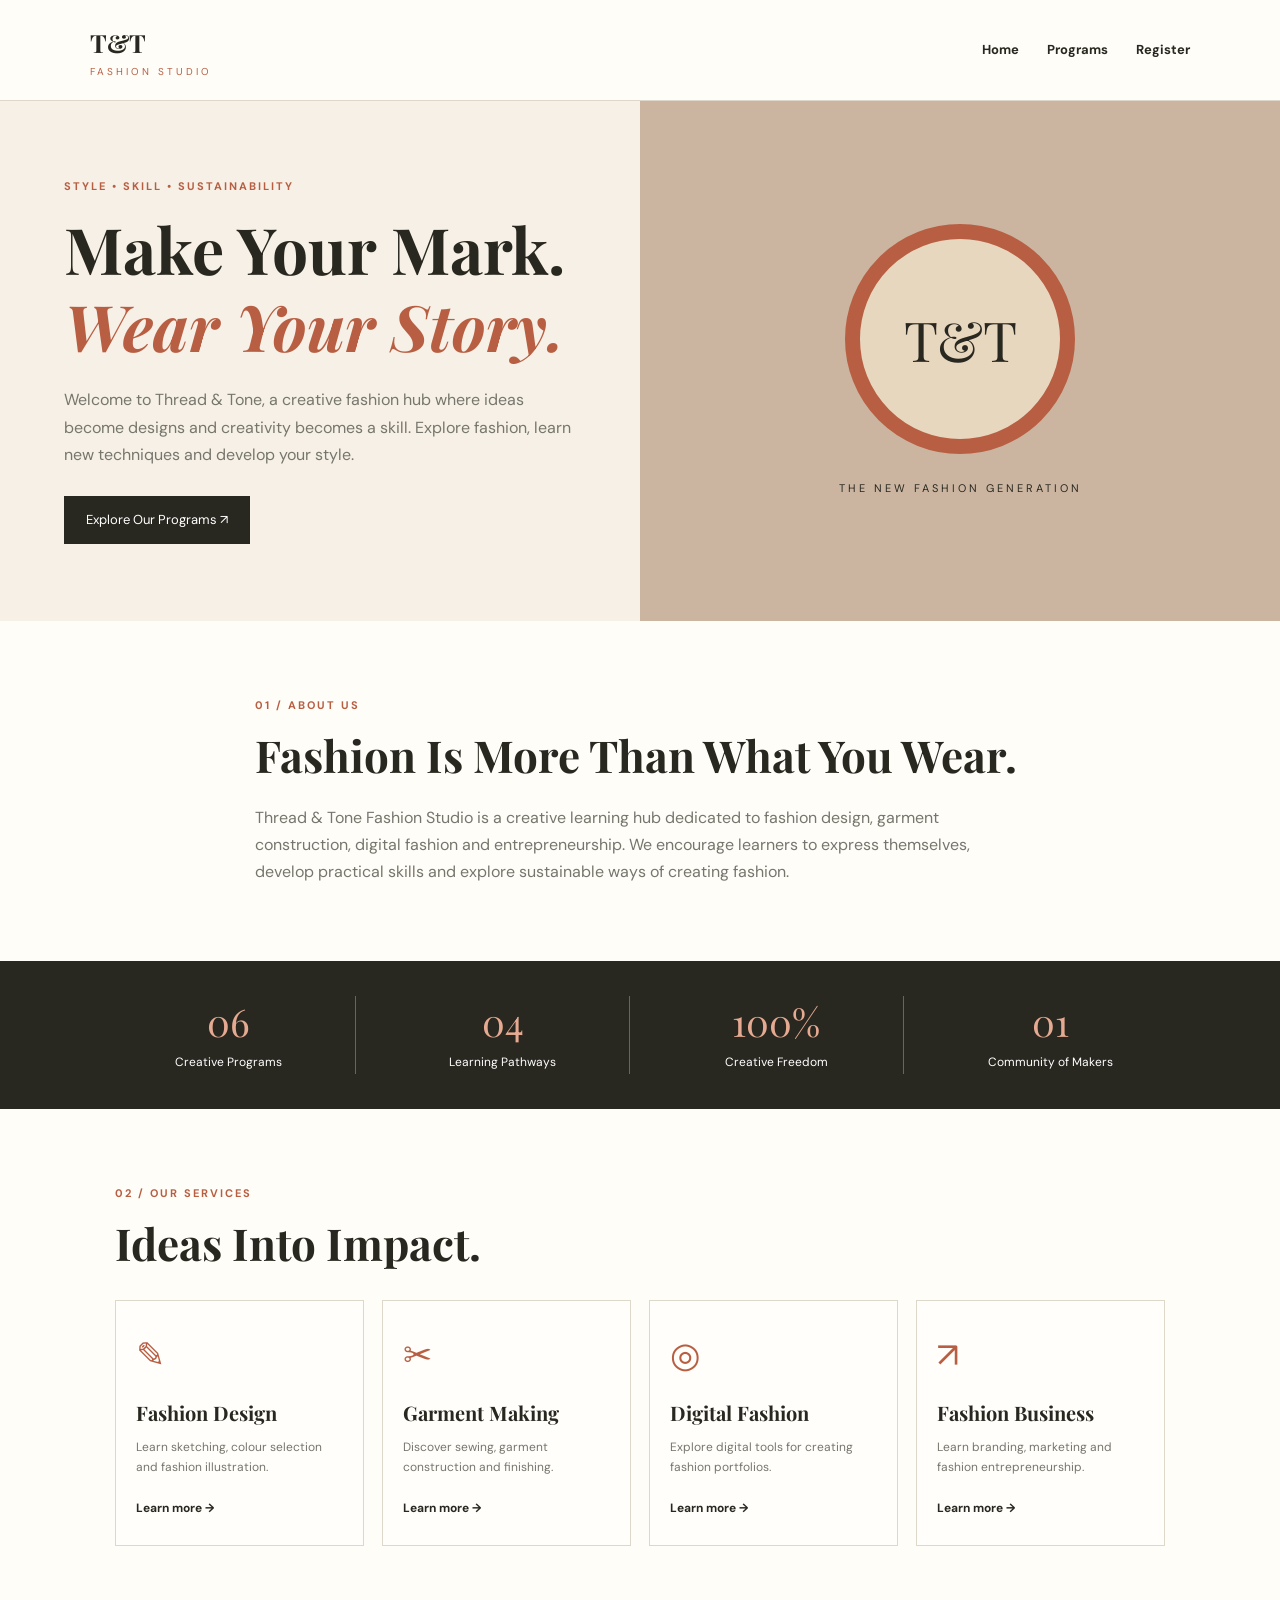
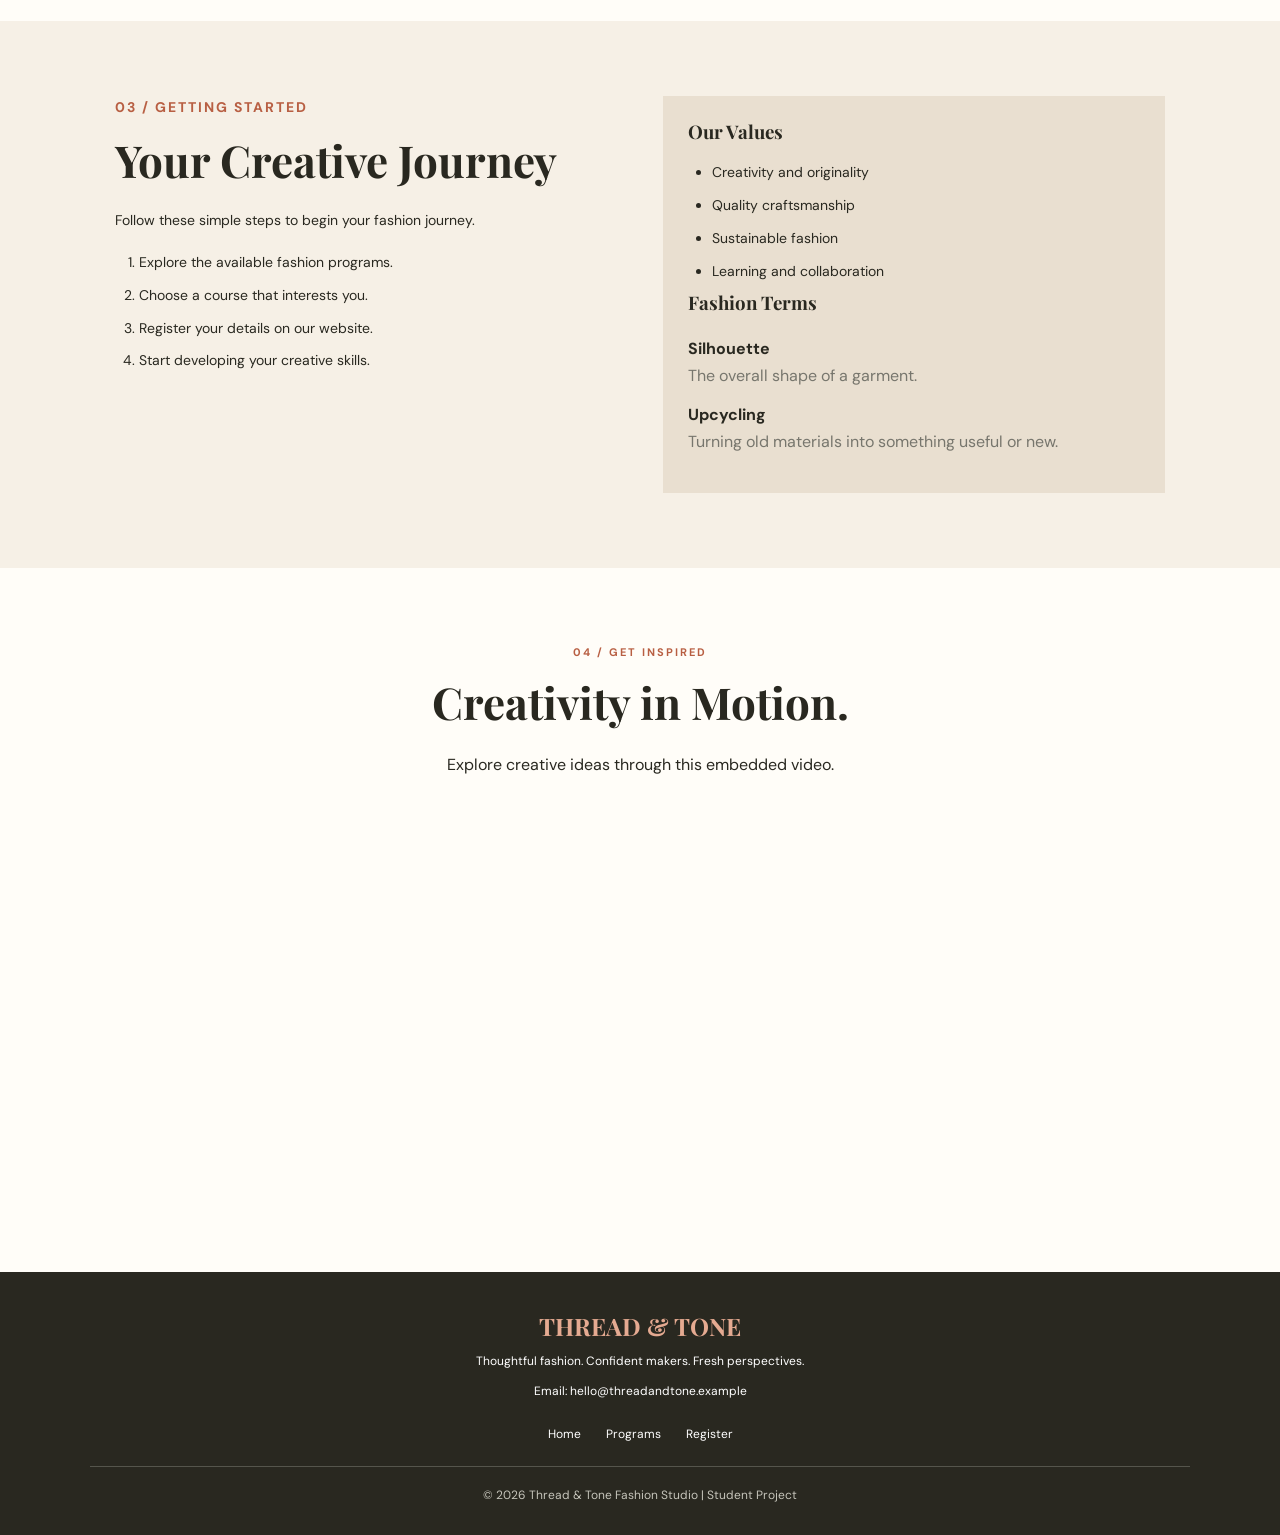
<file: index.html>
<!DOCTYPE html>
<html lang="en">
<head>
    <meta charset="UTF-8">
    <meta name="viewport" content="width=device-width, initial-scale=1.0">
    <title>Thread & Tone | Fashion Studio</title>
    <link rel="stylesheet" href="index.css">
</head>
<body>

<header>
    <a href="index.html" class="logo">T&T <span>FASHION STUDIO</span></a>

    <nav>
        <a href="index.html">Home</a>
        <a href="programs.html">Programs</a>
        <a href="register.html">Register</a>
    </nav>
</header>

<main>
    <section class="hero">
        <div class="hero-text">
            <p class="eyebrow">STYLE • SKILL • SUSTAINABILITY</p>
            <h1>Make Your Mark.<br><em>Wear Your Story.</em></h1>
            <p>
                Welcome to Thread & Tone, a creative fashion hub where
                ideas become designs and creativity becomes a skill.
                Explore fashion, learn new techniques and develop your style.
            </p>
            <a class="button" href="programs.html">Explore Our Programs ↗</a>
        </div>

        <div class="hero-art">
            <div class="fashion-circle">T&T</div>
            <p>THE NEW FASHION GENERATION</p>
        </div>
    </section>

    <section class="about section">
        <p class="eyebrow">01 / ABOUT US</p>
        <h2>Fashion Is More Than What You Wear.</h2>
        <p>
            Thread & Tone Fashion Studio is a creative learning hub
            dedicated to fashion design, garment construction, digital
            fashion and entrepreneurship. We encourage learners to
            express themselves, develop practical skills and explore
            sustainable ways of creating fashion.
        </p>
    </section>

    <section class="statistics">
        <div><strong>06</strong><span>Creative Programs</span></div>
        <div><strong>04</strong><span>Learning Pathways</span></div>
        <div><strong>100%</strong><span>Creative Freedom</span></div>
        <div><strong>01</strong><span>Community of Makers</span></div>
    </section>

    <section class="section">
        <p class="eyebrow">02 / OUR SERVICES</p>
        <h2>Ideas Into Impact.</h2>

        <div class="cards">
            <article class="card">
                <div class="symbol">✎</div>
                <h3>Fashion Design</h3>
                <p>Learn sketching, colour selection and fashion illustration.</p>
                <a href="programs.html">Learn more →</a>
            </article>

            <article class="card">
                <div class="symbol">✂</div>
                <h3>Garment Making</h3>
                <p>Discover sewing, garment construction and finishing.</p>
                <a href="programs.html">Learn more →</a>
            </article>

            <article class="card">
                <div class="symbol">◎</div>
                <h3>Digital Fashion</h3>
                <p>Explore digital tools for creating fashion portfolios.</p>
                <a href="programs.html">Learn more →</a>
            </article>

            <article class="card">
                <div class="symbol">↗</div>
                <h3>Fashion Business</h3>
                <p>Learn branding, marketing and fashion entrepreneurship.</p>
                <a href="programs.html">Learn more →</a>
            </article>
        </div>
    </section>

    <section class="learning section">
        <div>
            <p class="eyebrow">03 / GETTING STARTED</p>
            <h2>Your Creative Journey</h2>
            <p>Follow these simple steps to begin your fashion journey.</p>

            <ol>
                <li>Explore the available fashion programs.</li>
                <li>Choose a course that interests you.</li>
                <li>Register your details on our website.</li>
                <li>Start developing your creative skills.</li>
            </ol>
        </div>

        <div class="tips">
            <h3>Our Values</h3>
            <ul>
                <li>Creativity and originality</li>
                <li>Quality craftsmanship</li>
                <li>Sustainable fashion</li>
                <li>Learning and collaboration</li>
            </ul>

            <h3>Fashion Terms</h3>
            <dl>
                <dt>Silhouette</dt>
                <dd>The overall shape of a garment.</dd>

                <dt>Upcycling</dt>
                <dd>Turning old materials into something useful or new.</dd>
            </dl>
        </div>
    </section>

    <section class="video-section section">
        <p class="eyebrow">04 / GET INSPIRED</p>
        <h2>Creativity in Motion.</h2>
        <p>Explore creative ideas through this embedded video.</p>

        <iframe
            src="https://www.youtube-nocookie.com/embed/ScMzIvxBSi4"
            title="Creative inspiration video"
            allowfullscreen>
        </iframe>
    </section>
</main>

<footer>
    <h2>THREAD & TONE</h2>
    <p>Thoughtful fashion. Confident makers. Fresh perspectives.</p>
    <p>Email: hello@threadandtone.example</p>

    <div class="footer-links">
        <a href="index.html">Home</a>
        <a href="programs.html">Programs</a>
        <a href="register.html">Register</a>
    </div>

    <p class="copyright">© 2026 Thread & Tone Fashion Studio | Student Project</p>
</footer>

</body>
</html>
</file>
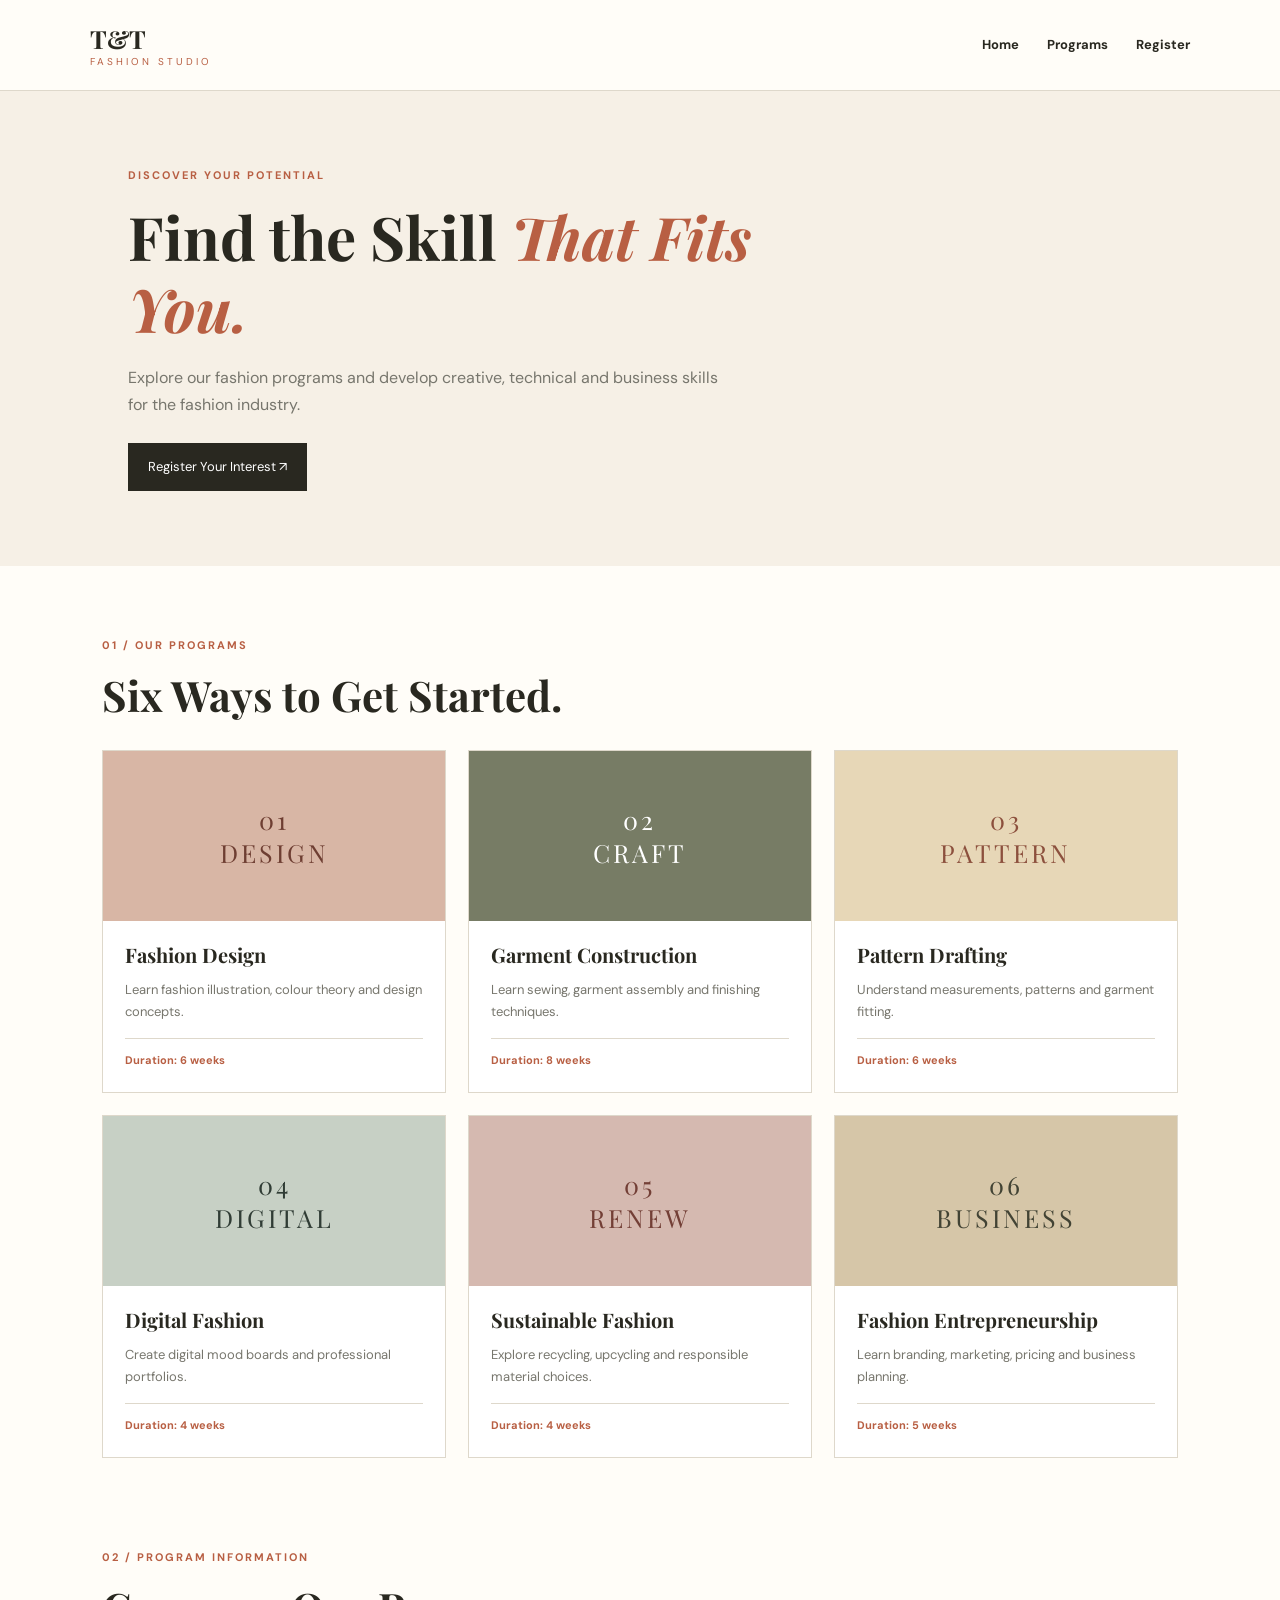
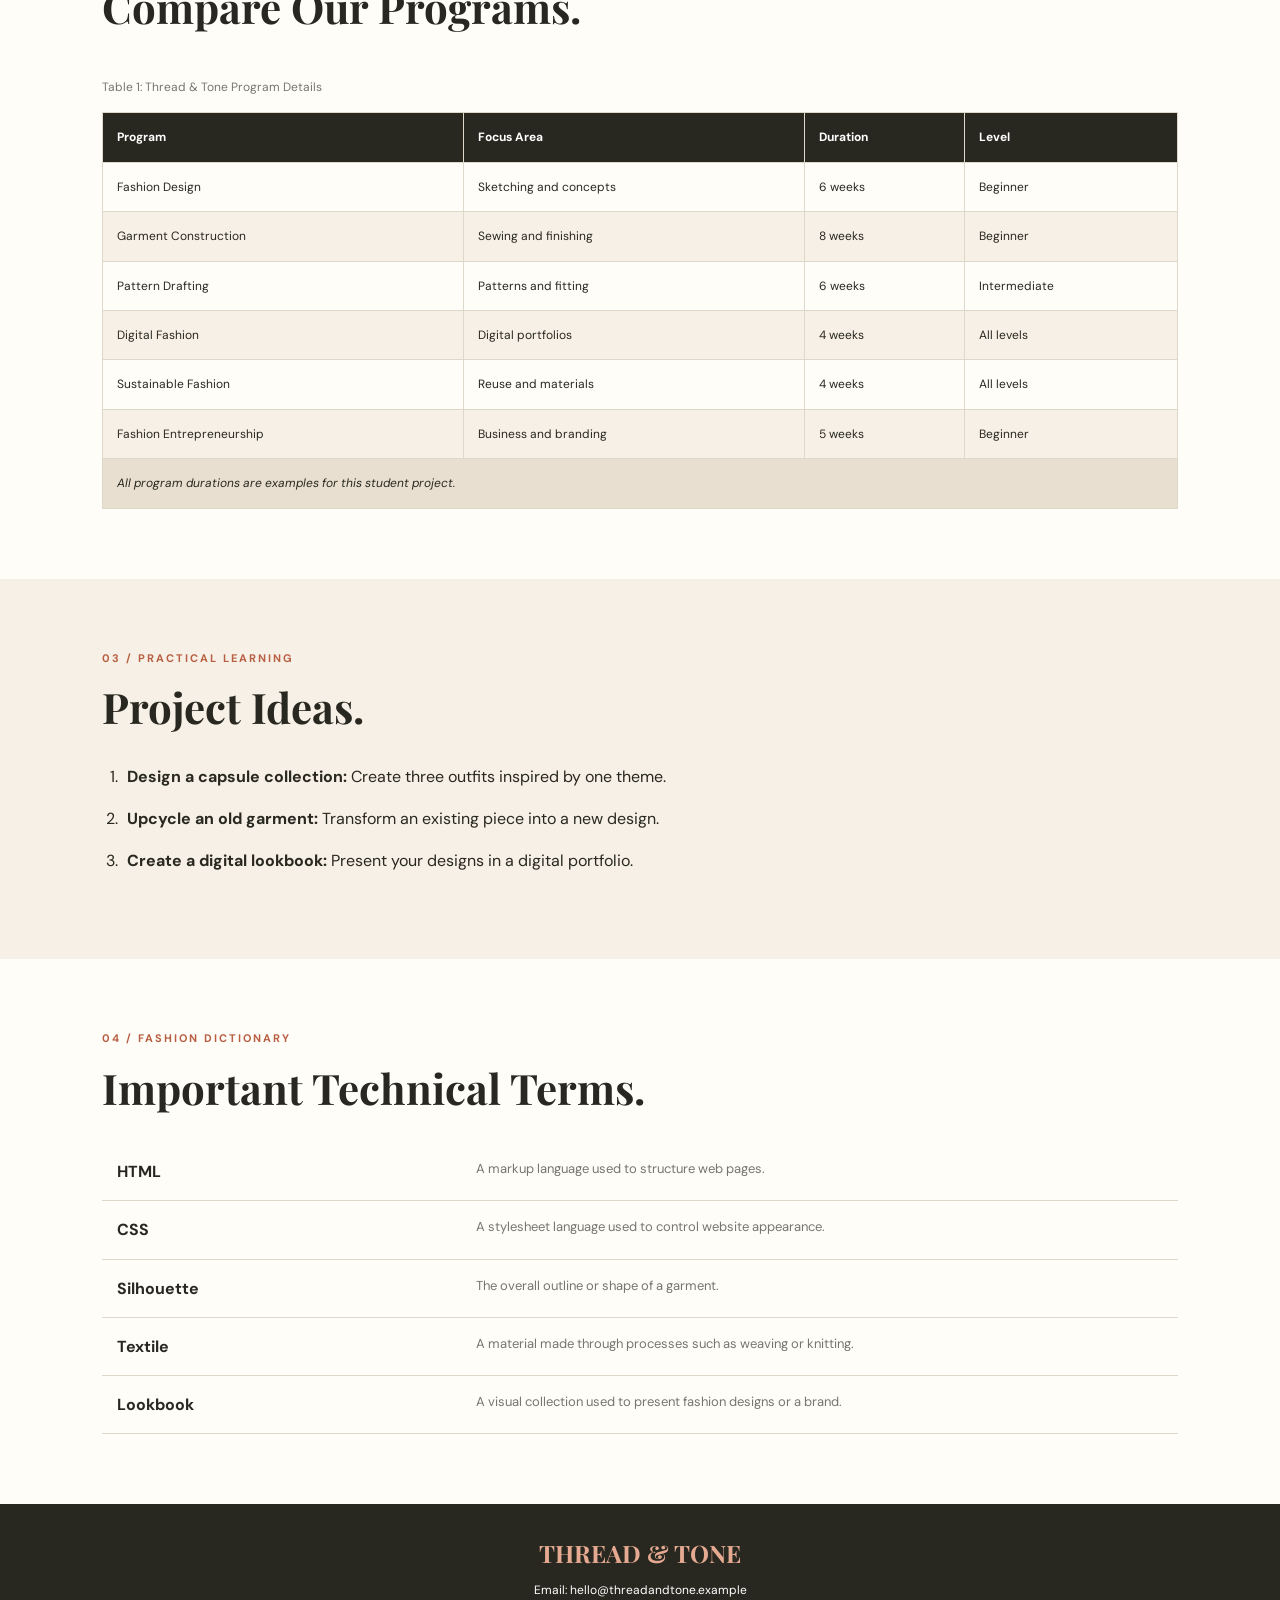
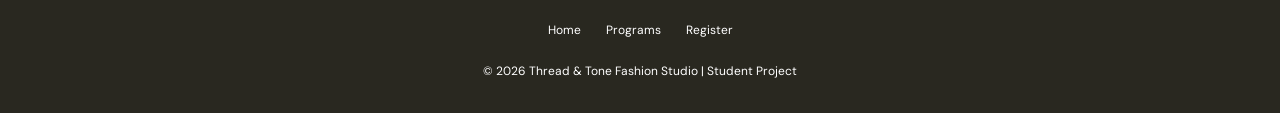
<file: programs.html>
<!DOCTYPE html>
<html lang="en">
<head>
    <meta charset="UTF-8">
    <meta name="viewport" content="width=device-width, initial-scale=1.0">
    <title>Programs | Thread & Tone</title>
    <link rel="stylesheet" href="programs.css">
</head>
<body>

<header>
    <a href="index.html" class="logo">T&T <span>FASHION STUDIO</span></a>
    <nav>
        <a href="index.html">Home</a>
        <a href="programs.html">Programs</a>
        <a href="register.html">Register</a>
    </nav>
</header>

<main>
    <section class="program-hero">
        <p class="eyebrow">DISCOVER YOUR POTENTIAL</p>
        <h1>Find the Skill <em>That Fits You.</em></h1>
        <p>
            Explore our fashion programs and develop creative,
            technical and business skills for the fashion industry.
        </p>
        <a href="register.html" class="button">Register Your Interest ↗</a>
    </section>

    <section class="section">
        <p class="eyebrow">01 / OUR PROGRAMS</p>
        <h2>Six Ways to Get Started.</h2>

        <div class="program-grid">
            <article class="program-card">
                <div class="program-art art1">01<br>DESIGN</div>
                <div class="program-info">
                    <h3>Fashion Design</h3>
                    <p>Learn fashion illustration, colour theory and design concepts.</p>
                    <span>Duration: 6 weeks</span>
                </div>
            </article>

            <article class="program-card">
                <div class="program-art art2">02<br>CRAFT</div>
                <div class="program-info">
                    <h3>Garment Construction</h3>
                    <p>Learn sewing, garment assembly and finishing techniques.</p>
                    <span>Duration: 8 weeks</span>
                </div>
            </article>

            <article class="program-card">
                <div class="program-art art3">03<br>PATTERN</div>
                <div class="program-info">
                    <h3>Pattern Drafting</h3>
                    <p>Understand measurements, patterns and garment fitting.</p>
                    <span>Duration: 6 weeks</span>
                </div>
            </article>

            <article class="program-card">
                <div class="program-art art4">04<br>DIGITAL</div>
                <div class="program-info">
                    <h3>Digital Fashion</h3>
                    <p>Create digital mood boards and professional portfolios.</p>
                    <span>Duration: 4 weeks</span>
                </div>
            </article>

            <article class="program-card">
                <div class="program-art art5">05<br>RENEW</div>
                <div class="program-info">
                    <h3>Sustainable Fashion</h3>
                    <p>Explore recycling, upcycling and responsible material choices.</p>
                    <span>Duration: 4 weeks</span>
                </div>
            </article>

            <article class="program-card">
                <div class="program-art art6">06<br>BUSINESS</div>
                <div class="program-info">
                    <h3>Fashion Entrepreneurship</h3>
                    <p>Learn branding, marketing, pricing and business planning.</p>
                    <span>Duration: 5 weeks</span>
                </div>
            </article>
        </div>
    </section>

    <section class="section table-section">
        <p class="eyebrow">02 / PROGRAM INFORMATION</p>
        <h2>Compare Our Programs.</h2>

        <div class="table-container">
            <table>
                <caption>Table 1: Thread & Tone Program Details</caption>

                <thead>
                    <tr>
                        <th>Program</th>
                        <th>Focus Area</th>
                        <th>Duration</th>
                        <th>Level</th>
                    </tr>
                </thead>

                <tbody>
                    <tr>
                        <td>Fashion Design</td>
                        <td>Sketching and concepts</td>
                        <td>6 weeks</td>
                        <td>Beginner</td>
                    </tr>
                    <tr>
                        <td>Garment Construction</td>
                        <td>Sewing and finishing</td>
                        <td>8 weeks</td>
                        <td>Beginner</td>
                    </tr>
                    <tr>
                        <td>Pattern Drafting</td>
                        <td>Patterns and fitting</td>
                        <td>6 weeks</td>
                        <td>Intermediate</td>
                    </tr>
                    <tr>
                        <td>Digital Fashion</td>
                        <td>Digital portfolios</td>
                        <td>4 weeks</td>
                        <td>All levels</td>
                    </tr>
                    <tr>
                        <td>Sustainable Fashion</td>
                        <td>Reuse and materials</td>
                        <td>4 weeks</td>
                        <td>All levels</td>
                    </tr>
                    <tr>
                        <td>Fashion Entrepreneurship</td>
                        <td>Business and branding</td>
                        <td>5 weeks</td>
                        <td>Beginner</td>
                    </tr>
                </tbody>

                <tfoot>
                    <tr>
                        <td colspan="4">
                            All program durations are examples for this student project.
                        </td>
                    </tr>
                </tfoot>
            </table>
        </div>
    </section>

    <section class="projects">
        <div class="section">
            <p class="eyebrow">03 / PRACTICAL LEARNING</p>
            <h2>Project Ideas.</h2>

            <ol>
                <li>
                    <strong>Design a capsule collection:</strong>
                    Create three outfits inspired by one theme.
                </li>
                <li>
                    <strong>Upcycle an old garment:</strong>
                    Transform an existing piece into a new design.
                </li>
                <li>
                    <strong>Create a digital lookbook:</strong>
                    Present your designs in a digital portfolio.
                </li>
            </ol>
        </div>
    </section>

    <section class="section">
        <p class="eyebrow">04 / FASHION DICTIONARY</p>
        <h2>Important Technical Terms.</h2>

        <dl class="terms">
            <dt>HTML</dt>
            <dd>A markup language used to structure web pages.</dd>

            <dt>CSS</dt>
            <dd>A stylesheet language used to control website appearance.</dd>

            <dt>Silhouette</dt>
            <dd>The overall outline or shape of a garment.</dd>

            <dt>Textile</dt>
            <dd>A material made through processes such as weaving or knitting.</dd>

            <dt>Lookbook</dt>
            <dd>A visual collection used to present fashion designs or a brand.</dd>
        </dl>
    </section>
</main>

<footer>
    <h2>THREAD & TONE</h2>
    <p>Email: hello@threadandtone.example</p>
    <div class="footer-links">
        <a href="index.html">Home</a>
        <a href="programs.html">Programs</a>
        <a href="register.html">Register</a>
    </div>
    <p>© 2026 Thread & Tone Fashion Studio | Student Project</p>
</footer>

</body>
</html>
</file>
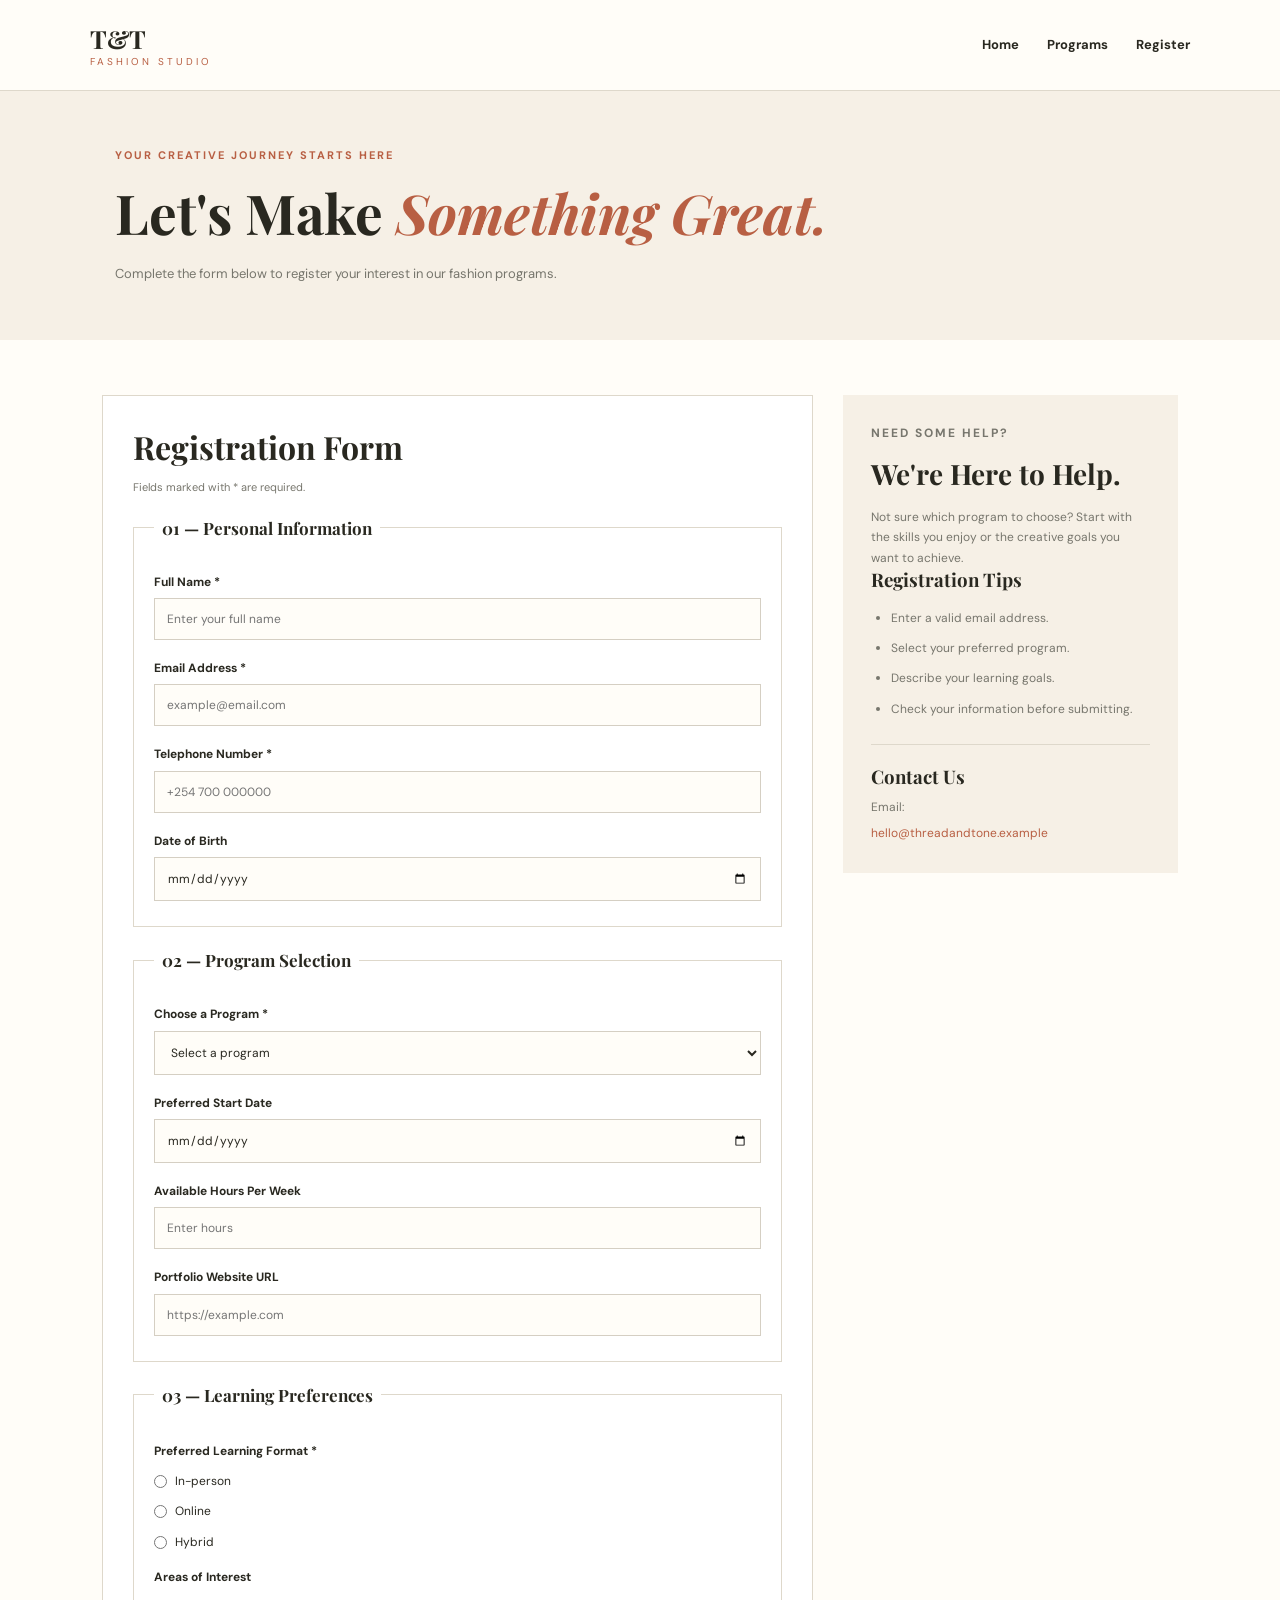
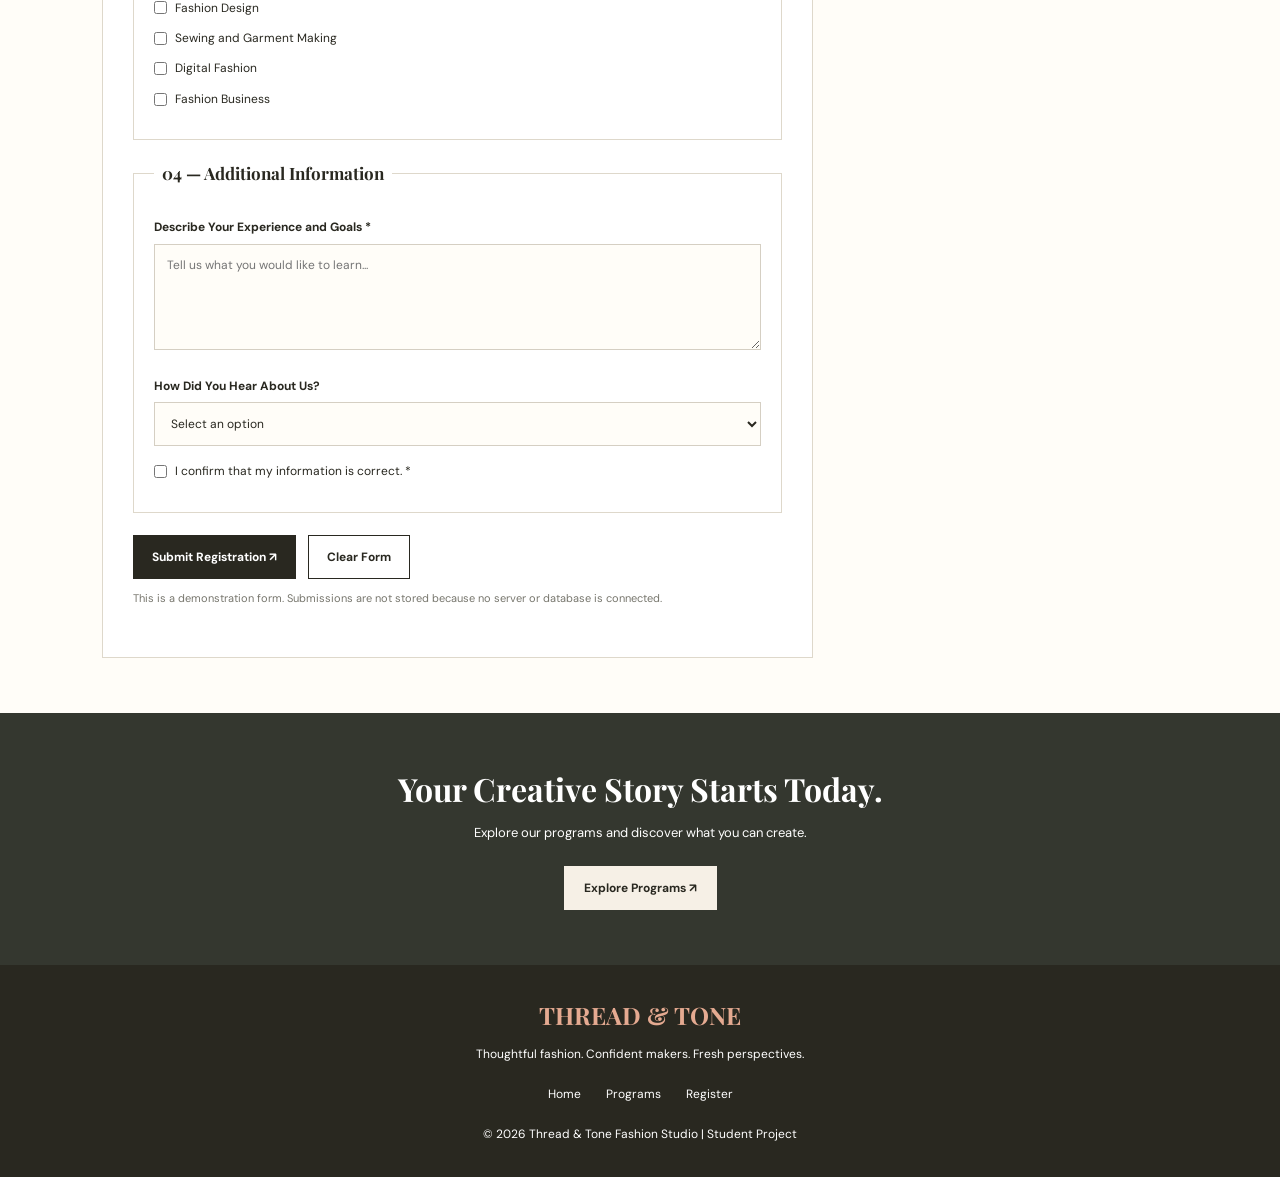
<file: register.html>
<!DOCTYPE html>
<html lang="en">
<head>
    <meta charset="UTF-8">
    <meta name="viewport" content="width=device-width, initial-scale=1.0">
    <title>Register | Thread & Tone</title>
    <link rel="stylesheet" href="register.css">
</head>
<body>

<header>
    <a href="index.html" class="logo">T&T <span>FASHION STUDIO</span></a>
    <nav>
        <a href="index.html">Home</a>
        <a href="programs.html">Programs</a>
        <a href="register.html">Register</a>
    </nav>
</header>

<main>
    <section class="register-hero">
        <p class="eyebrow">YOUR CREATIVE JOURNEY STARTS HERE</p>
        <h1>Let's Make <em>Something Great.</em></h1>
        <p>Complete the form below to register your interest in our fashion programs.</p>
    </section>

    <div class="register-layout">
        <section class="form-panel">
            <h2>Registration Form</h2>
            <p class="note">Fields marked with * are required.</p>

            <form action="#" method="get">

                <fieldset>
                    <legend>01 — Personal Information</legend>

                    <label for="fullname">Full Name *</label>
                    <input type="text" id="fullname" name="fullname"
                           placeholder="Enter your full name" required>

                    <label for="email">Email Address *</label>
                    <input type="email" id="email" name="email"
                           placeholder="example@email.com" required>

                    <label for="phone">Telephone Number *</label>
                    <input type="tel" id="phone" name="phone"
                           placeholder="+254 700 000000"
                           pattern="[+0-9 ()-]{7,20}" required>

                    <label for="birthdate">Date of Birth</label>
                    <input type="date" id="birthdate" name="birthdate">
                </fieldset>

                <fieldset>
                    <legend>02 — Program Selection</legend>

                    <label for="program">Choose a Program *</label>
                    <select id="program" name="program" required>
                        <option value="">Select a program</option>
                        <option>Fashion Design</option>
                        <option>Garment Construction</option>
                        <option>Pattern Drafting</option>
                        <option>Digital Fashion</option>
                        <option>Sustainable Fashion</option>
                        <option>Fashion Entrepreneurship</option>
                    </select>

                    <label for="startdate">Preferred Start Date</label>
                    <input type="date" id="startdate" name="startdate">

                    <label for="hours">Available Hours Per Week</label>
                    <input type="number" id="hours" name="hours"
                           min="1" max="40" placeholder="Enter hours">

                    <label for="portfolio">Portfolio Website URL</label>
                    <input type="url" id="portfolio" name="portfolio"
                           placeholder="https://example.com">
                </fieldset>

                <fieldset>
                    <legend>03 — Learning Preferences</legend>

                    <p class="field-title">Preferred Learning Format *</p>

                    <label class="choice">
                        <input type="radio" name="format"
                               value="in-person" required>
                        In-person
                    </label>

                    <label class="choice">
                        <input type="radio" name="format" value="online">
                        Online
                    </label>

                    <label class="choice">
                        <input type="radio" name="format" value="hybrid">
                        Hybrid
                    </label>

                    <p class="field-title">Areas of Interest</p>

                    <label class="choice">
                        <input type="checkbox" name="interest" value="design">
                        Fashion Design
                    </label>

                    <label class="choice">
                        <input type="checkbox" name="interest" value="sewing">
                        Sewing and Garment Making
                    </label>

                    <label class="choice">
                        <input type="checkbox" name="interest" value="digital">
                        Digital Fashion
                    </label>

                    <label class="choice">
                        <input type="checkbox" name="interest" value="business">
                        Fashion Business
                    </label>
                </fieldset>

                <fieldset>
                    <legend>04 — Additional Information</legend>

                    <label for="experience">
                        Describe Your Experience and Goals *
                    </label>
                    <textarea id="experience" name="experience" rows="5"
                              placeholder="Tell us what you would like to learn..."
                              required></textarea>

                    <label for="referral">How Did You Hear About Us?</label>
                    <select id="referral" name="referral">
                        <option value="">Select an option</option>
                        <option>Social Media</option>
                        <option>Friend or Family</option>
                        <option>School or College</option>
                        <option>Internet Search</option>
                        <option>Other</option>
                    </select>

                    <label class="choice">
                        <input type="checkbox" name="consent" required>
                        I confirm that my information is correct. *
                    </label>
                </fieldset>

                <section class="form-actions">
                    <button type="submit">Submit Registration ↗</button>
                    <button type="reset" class="reset-button">Clear Form</button>
                </section>

                <p class="note">
                    This is a demonstration form. Submissions are not
                    stored because no server or database is connected.
                </p>

            </form>
        </section>

        <aside class="sidebar">
            <p class="eyebrow">NEED SOME HELP?</p>
            <h2>We're Here to Help.</h2>
            <p>
                Not sure which program to choose? Start with the skills
                you enjoy or the creative goals you want to achieve.
            </p>

            <h3>Registration Tips</h3>
            <ul>
                <li>Enter a valid email address.</li>
                <li>Select your preferred program.</li>
                <li>Describe your learning goals.</li>
                <li>Check your information before submitting.</li>
            </ul>

            <div class="contact-box">
                <h3>Contact Us</h3>
                <p>Email:</p>
                <a href="mailto:hello@threadandtone.example">
                    hello@threadandtone.example
                </a>
            </div>
        </aside>
    </div>

    <section class="call-to-action">
        <h2>Your Creative Story Starts Today.</h2>
        <p>Explore our programs and discover what you can create.</p>
        <a href="programs.html">Explore Programs ↗</a>
    </section>
</main>

<footer>
    <h2>THREAD & TONE</h2>
    <p>Thoughtful fashion. Confident makers. Fresh perspectives.</p>

    <div class="footer-links">
        <a href="index.html">Home</a>
        <a href="programs.html">Programs</a>
        <a href="register.html">Register</a>
    </div>

    <p>© 2026 Thread & Tone Fashion Studio | Student Project</p>
</footer>

</body>
</html>
</file>
<file: index.css>
@import url('https://fonts.googleapis.com/css2?family=DM+Sans:wght@400;500;700&family=Playfair+Display:ital,wght@0,500;0,700;1,500&display=swap');

* {
    box-sizing: border-box;
    margin: 0;
    padding: 0;
}

:root {
    --dark: #292820;
    --cream: #f6f0e6;
    --white: #fffdf8;
    --rust: #b85f43;
    --sage: #a8ad91;
    --muted: #77766d;
}

body {
    font-family: 'DM Sans', Arial, sans-serif;
    background: var(--white);
    color: var(--dark);
    line-height: 1.7;
}

a {
    text-decoration: none;
    color: inherit;
}

a:hover {
    color: var(--rust);
}

header {
    padding: 22px 7%;
    display: flex;
    align-items: center;
    justify-content: space-between;
    gap: 20px;
    border-bottom: 1px solid #ded8cb;
}

.logo {
    font-family: 'Playfair Display', serif;
    font-size: 25px;
    font-weight: bold;
}

.logo span {
    display: block;
    font: 10px 'DM Sans', sans-serif;
    letter-spacing: 3px;
    color: var(--rust);
}

nav {
    display: flex;
    gap: 28px;
}

nav a {
    font-size: 13px;
    font-weight: bold;
}

nav a:hover {
    border-bottom: 2px solid var(--rust);
}

.hero {
    display: grid;
    grid-template-columns: 1fr 1fr;
    min-height: 520px;
    background: var(--cream);
}

.hero-text {
    padding: 75px 10%;
    align-self: center;
}

.eyebrow {
    color: var(--rust);
    letter-spacing: 2px;
    font-size: 11px;
    font-weight: bold;
    margin-bottom: 15px;
}

h1, h2, h3 {
    font-family: 'Playfair Display', Georgia, serif;
    line-height: 1.2;
}

h1 {
    font-size: clamp(38px, 5vw, 65px);
    margin-bottom: 22px;
}

h1 em {
    color: var(--rust);
}

.hero-text > p:not(.eyebrow) {
    color: var(--muted);
    margin-bottom: 28px;
}

.button {
    display: inline-block;
    background: var(--dark);
    color: white;
    padding: 13px 22px;
    font-size: 13px;
}

.button:hover {
    background: var(--rust);
    color: white;
}

.hero-art {
    background: #cbb5a0;
    display: flex;
    align-items: center;
    justify-content: center;
    flex-direction: column;
    gap: 25px;
    text-align: center;
    padding: 30px;
}

.fashion-circle {
    width: 230px;
    height: 230px;
    border-radius: 50%;
    background: #e8d7bf;
    border: 15px solid #b85f43;
    display: grid;
    place-items: center;
    font: 55px 'Playfair Display', serif;
}

.hero-art p {
    font-size: 11px;
    letter-spacing: 3px;
}

.section {
    padding: 75px 9%;
}

.section h2, .about h2 {
    font-size: clamp(30px, 4vw, 44px);
    margin-bottom: 22px;
}

.about {
    max-width: 1000px;
    margin: auto;
}

.about > p:last-child {
    color: var(--muted);
    max-width: 750px;
}

.statistics {
    background: var(--dark);
    color: white;
    padding: 35px 8%;
    display: grid;
    grid-template-columns: repeat(4, 1fr);
    gap: 20px;
}

.statistics div {
    text-align: center;
    border-right: 1px solid #66665c;
}

.statistics div:last-child {
    border: none;
}

.statistics strong {
    display: block;
    font: 38px 'Playfair Display', serif;
    color: #e5aa91;
}

.statistics span {
    font-size: 12px;
}

.cards {
    display: grid;
    grid-template-columns: repeat(4, 1fr);
    gap: 18px;
    margin-top: 30px;
}

.card {
    border: 1px solid #ded8cb;
    padding: 25px 20px;
    background: #fffefa;
}

.card:hover {
    transform: translateY(-4px);
    transition: 0.2s;
    box-shadow: 0 8px 20px #29282012;
}

.symbol {
    color: var(--rust);
    font-size: 35px;
    margin-bottom: 15px;
}

.card h3 {
    font-size: 20px;
    margin-bottom: 12px;
}

.card p, .card a {
    font-size: 12px;
}

.card p {
    color: var(--muted);
    margin-bottom: 15px;
}

.card a {
    font-weight: bold;
}

.learning {
    background: var(--cream);
    display: grid;
    grid-template-columns: 1fr 1fr;
    gap: 45px;
}

.learning p, .learning li {
    font-size: 14px;
}

ol, ul {
    padding-left: 24px;
    margin-top: 18px;
}

li {
    margin-bottom: 9px;
}

.tips {
    padding: 25px;
    background: #e9dfd0;
}

.tips h3 {
    margin-bottom: 10px;
}

dl {
    margin-top: 20px;
}

dt {
    font-weight: bold;
}

dd {
    color: var(--muted);
    margin-bottom: 12px;
}

.video-section {
    text-align: center;
}

.video-section iframe {
    display: block;
    width: min(100%, 700px);
    aspect-ratio: 16 / 9;
    margin: 25px auto 0;
    border: none;
}

footer {
    background: var(--dark);
    color: white;
    text-align: center;
    padding: 40px 7% 20px;
}

footer h2 {
    color: #e5aa91;
}

footer p {
    font-size: 12px;
    margin: 10px 0;
}

.footer-links {
    display: flex;
    justify-content: center;
    gap: 25px;
    margin: 22px 0;
    font-size: 12px;
}

.copyright {
    border-top: 1px solid #55554c;
    padding-top: 18px;
    color: #c5c4ba;
}

@media (max-width: 800px) {
    .hero {
        grid-template-columns: 1fr;
    }

    .hero-text {
        padding: 55px 7%;
    }

    .hero-art {
        min-height: 350px;
    }

    .cards {
        grid-template-columns: repeat(2, 1fr);
    }

    .learning {
        grid-template-columns: 1fr;
    }
}

@media (max-width: 500px) {
    header {
        flex-direction: column;
    }

    nav {
        gap: 18px;
    }

    .statistics {
        grid-template-columns: repeat(2, 1fr);
    }

    .statistics div:nth-child(2) {
        border-right: none;
    }

    .cards {
        grid-template-columns: 1fr;
    }

    .section {
        padding: 50px 6%;
    }
}
</file>
<file: programs.css>
@import url('https://fonts.googleapis.com/css2?family=DM+Sans:wght@400;500;700&family=Playfair+Display:ital,wght@0,500;0,700;1,500&display=swap');

* {
    box-sizing: border-box;
    margin: 0;
    padding: 0;
}

:root {
    --dark: #292820;
    --cream: #f6f0e6;
    --white: #fffdf8;
    --rust: #b85f43;
    --muted: #77766d;
    --line: #ded8cb;
}

body {
    font-family: 'DM Sans', Arial, sans-serif;
    background: var(--white);
    color: var(--dark);
    line-height: 1.7;
}

a {
    text-decoration: none;
    color: inherit;
}

header {
    padding: 22px 7%;
    display: flex;
    align-items: center;
    justify-content: space-between;
    gap: 20px;
    border-bottom: 1px solid var(--line);
}

.logo {
    font: bold 25px 'Playfair Display', serif;
}

.logo span {
    display: block;
    color: var(--rust);
    font: 10px 'DM Sans', sans-serif;
    letter-spacing: 3px;
}

nav {
    display: flex;
    gap: 28px;
}

nav a {
    font-size: 13px;
    font-weight: bold;
}

nav a:hover {
    color: var(--rust);
}

.program-hero {
    background: var(--cream);
    padding: 75px 10%;
}

.eyebrow {
    color: var(--rust);
    font-size: 11px;
    letter-spacing: 2px;
    font-weight: bold;
    margin-bottom: 15px;
}

h1, h2, h3 {
    font-family: 'Playfair Display', Georgia, serif;
    line-height: 1.2;
}

h1 {
    font-size: clamp(38px, 5vw, 60px);
    max-width: 700px;
    margin-bottom: 20px;
}

h1 em {
    color: var(--rust);
}

.program-hero p:not(.eyebrow) {
    max-width: 600px;
    color: var(--muted);
    margin-bottom: 25px;
}

.button {
    display: inline-block;
    background: var(--dark);
    color: white;
    padding: 13px 20px;
    font-size: 13px;
}

.button:hover {
    background: var(--rust);
    color: white;
}

.section {
    padding: 70px 8%;
}

.section h2 {
    font-size: clamp(30px, 4vw, 42px);
    margin-bottom: 30px;
}

.program-grid {
    display: grid;
    grid-template-columns: repeat(3, 1fr);
    gap: 22px;
}

.program-card {
    border: 1px solid var(--line);
    background: white;
    transition: transform 0.2s;
}

.program-card:hover {
    transform: translateY(-5px);
}

.program-art {
    min-height: 170px;
    display: grid;
    place-content: center;
    text-align: center;
    font: 25px 'Playfair Display', serif;
    letter-spacing: 3px;
}

.art1 { background: #d8b6a5; color: #6e3e32; }
.art2 { background: #777c65; color: white; }
.art3 { background: #e7d7b7; color: #8c503d; }
.art4 { background: #c7d0c5; color: #303c35; }
.art5 { background: #d5b9b0; color: #733f36; }
.art6 { background: #d6c6a8; color: #424334; }

.program-info {
    padding: 22px;
}

.program-info h3 {
    font-size: 20px;
    margin-bottom: 12px;
}

.program-info p {
    color: var(--muted);
    font-size: 13px;
    margin-bottom: 15px;
}

.program-info span {
    display: block;
    border-top: 1px solid var(--line);
    padding-top: 12px;
    font-size: 11px;
    color: var(--rust);
    font-weight: bold;
}

.table-section {
    padding-top: 20px;
}

.table-container {
    overflow-x: auto;
}

table {
    width: 100%;
    border-collapse: collapse;
    min-width: 600px;
    font-size: 12px;
}

caption {
    text-align: left;
    padding: 15px 0;
    color: var(--muted);
}

th, td {
    text-align: left;
    padding: 14px;
    border: 1px solid var(--line);
}

th {
    background: var(--dark);
    color: white;
}

tbody tr:nth-child(even) {
    background: var(--cream);
}

tfoot td {
    background: #e9dfd0;
    font-style: italic;
}

.projects {
    background: var(--cream);
}

.projects li {
    margin: 15px 0 15px 20px;
    padding-left: 5px;
}

.terms {
    display: grid;
    grid-template-columns: 1fr 2fr;
    gap: 0;
}

.terms dt, .terms dd {
    padding: 15px;
    border-bottom: 1px solid var(--line);
}

.terms dt {
    font-weight: bold;
}

.terms dd {
    color: var(--muted);
    font-size: 13px;
}

footer {
    background: var(--dark);
    color: white;
    text-align: center;
    padding: 35px 7% 20px;
}

footer h2 {
    color: #e5aa91;
}

footer p {
    font-size: 12px;
    margin: 12px 0;
}

.footer-links {
    display: flex;
    justify-content: center;
    gap: 25px;
    margin: 20px 0;
    font-size: 12px;
}

@media (max-width: 800px) {
    .program-grid {
        grid-template-columns: repeat(2, 1fr);
    }

    .section {
        padding: 55px 6%;
    }
}

@media (max-width: 500px) {
    header {
        flex-direction: column;
    }

    nav {
        gap: 18px;
    }

    .program-grid {
        grid-template-columns: 1fr;
    }

    .program-hero {
        padding: 50px 6%;
    }

    .terms {
        grid-template-columns: 1fr;
    }

    .terms dd {
        padding-top: 0;
    }
}
</file>
<file: register.css>
@import url('https://fonts.googleapis.com/css2?family=DM+Sans:wght@400;500;700&family=Playfair+Display:ital,wght@0,500;0,700;1,500&display=swap');

* {
    box-sizing: border-box;
    margin: 0;
    padding: 0;
}

:root {
    --dark: #292820;
    --cream: #f6f0e6;
    --white: #fffdf8;
    --rust: #b85f43;
    --muted: #77766d;
    --line: #ded8cb;
}

body {
    font-family: 'DM Sans', Arial, sans-serif;
    background: var(--white);
    color: var(--dark);
    line-height: 1.7;
}

a {
    text-decoration: none;
    color: inherit;
}

header {
    padding: 22px 7%;
    display: flex;
    align-items: center;
    justify-content: space-between;
    gap: 20px;
    border-bottom: 1px solid var(--line);
}

.logo {
    font: bold 25px 'Playfair Display', serif;
}

.logo span {
    display: block;
    color: var(--rust);
    font: 10px 'DM Sans', sans-serif;
    letter-spacing: 3px;
}

nav {
    display: flex;
    gap: 28px;
}

nav a {
    font-size: 13px;
    font-weight: bold;
}

nav a:hover {
    color: var(--rust);
}

.register-hero {
    background: var(--cream);
    padding: 55px 9%;
}

.eyebrow {
    color: var(--rust);
    font-size: 11px;
    letter-spacing: 2px;
    font-weight: bold;
    margin-bottom: 12px;
}

h1, h2, h3 {
    font-family: 'Playfair Display', Georgia, serif;
    line-height: 1.3;
}

.register-hero h1 {
    font-size: clamp(35px, 5vw, 55px);
    margin-bottom: 15px;
}

.register-hero h1 em {
    color: var(--rust);
}

.register-hero p:last-child {
    color: var(--muted);
    font-size: 13px;
}

.register-layout {
    display: grid;
    grid-template-columns: 1.7fr 0.8fr;
    gap: 30px;
    padding: 55px 8%;
    align-items: start;
}

.form-panel {
    border: 1px solid var(--line);
    padding: 30px;
    background: white;
}

.form-panel h2 {
    font-size: 32px;
    margin-bottom: 8px;
}

.note {
    font-size: 11px;
    color: var(--muted);
    margin: 10px 0 20px;
}

fieldset {
    border: 1px solid var(--line);
    padding: 20px;
    margin-bottom: 22px;
}

legend {
    padding: 0 8px;
    font: bold 17px 'Playfair Display', serif;
}

label:not(.choice) {
    display: block;
    font-size: 12px;
    font-weight: bold;
    margin: 13px 0 6px;
}

input:not([type="checkbox"]):not([type="radio"]),
select,
textarea {
    width: 100%;
    padding: 12px;
    border: 1px solid #d5cfc3;
    background: var(--white);
    font: 12px 'DM Sans', sans-serif;
    color: var(--dark);
    margin-bottom: 5px;
}

input:focus, select:focus, textarea:focus {
    outline: 2px solid #c98a73;
}

textarea {
    resize: vertical;
}

.field-title {
    font-size: 12px;
    font-weight: bold;
    margin: 15px 0 8px;
}

.choice {
    display: flex;
    align-items: center;
    gap: 8px;
    font-size: 12px;
    margin: 10px 0;
    cursor: pointer;
}

.choice input {
    accent-color: var(--rust);
}

.form-actions {
    display: flex;
    flex-wrap: wrap;
    gap: 12px;
}

button {
    padding: 13px 18px;
    background: var(--dark);
    color: white;
    border: 1px solid var(--dark);
    cursor: pointer;
    font: bold 12px 'DM Sans', sans-serif;
}

button:hover {
    background: var(--rust);
    border-color: var(--rust);
}

.reset-button {
    background: transparent;
    color: var(--dark);
}

.reset-button:hover {
    color: white;
}

.sidebar {
    background: var(--cream);
    padding: 28px;
}

.sidebar h2 {
    font-size: 28px;
    margin-bottom: 15px;
}

.sidebar p, .sidebar li {
    font-size: 12px;
    color: var(--muted);
}

.sidebar ul {
    padding-left: 20px;
    margin: 15px 0 25px;
}

.sidebar li {
    margin-bottom: 10px;
}

.contact-box {
    border-top: 1px solid var(--line);
    padding-top: 20px;
}

.contact-box h3 {
    margin-bottom: 8px;
}

.contact-box a {
    font-size: 12px;
    color: var(--rust);
    overflow-wrap: anywhere;
}

.call-to-action {
    text-align: center;
    background: #34372f;
    color: white;
    padding: 55px 7%;
}

.call-to-action h2 {
    font-size: 32px;
    margin-bottom: 12px;
}

.call-to-action p {
    font-size: 13px;
    margin-bottom: 22px;
}

.call-to-action a {
    display: inline-block;
    background: var(--cream);
    color: var(--dark);
    padding: 12px 20px;
    font-size: 12px;
    font-weight: bold;
}

.call-to-action a:hover {
    background: #e4b19b;
}

footer {
    background: var(--dark);
    color: white;
    text-align: center;
    padding: 35px 7% 20px;
}

footer h2 {
    color: #e5aa91;
}

footer p {
    font-size: 12px;
    margin: 12px 0;
}

.footer-links {
    display: flex;
    justify-content: center;
    gap: 25px;
    margin: 20px 0;
    font-size: 12px;
}

@media (max-width: 800px) {
    .register-layout {
        grid-template-columns: 1fr;
    }

    .register-layout {
        padding: 40px 6%;
    }
}

@media (max-width: 500px) {
    header {
        flex-direction: column;
    }

    nav {
        gap: 18px;
    }

    .form-panel {
        padding: 18px;
    }

    fieldset {
        padding: 14px;
    }

    .register-hero {
        padding: 40px 6%;
    }

    .call-to-action h2 {
        font-size: 27px;
    }
}
</file>
